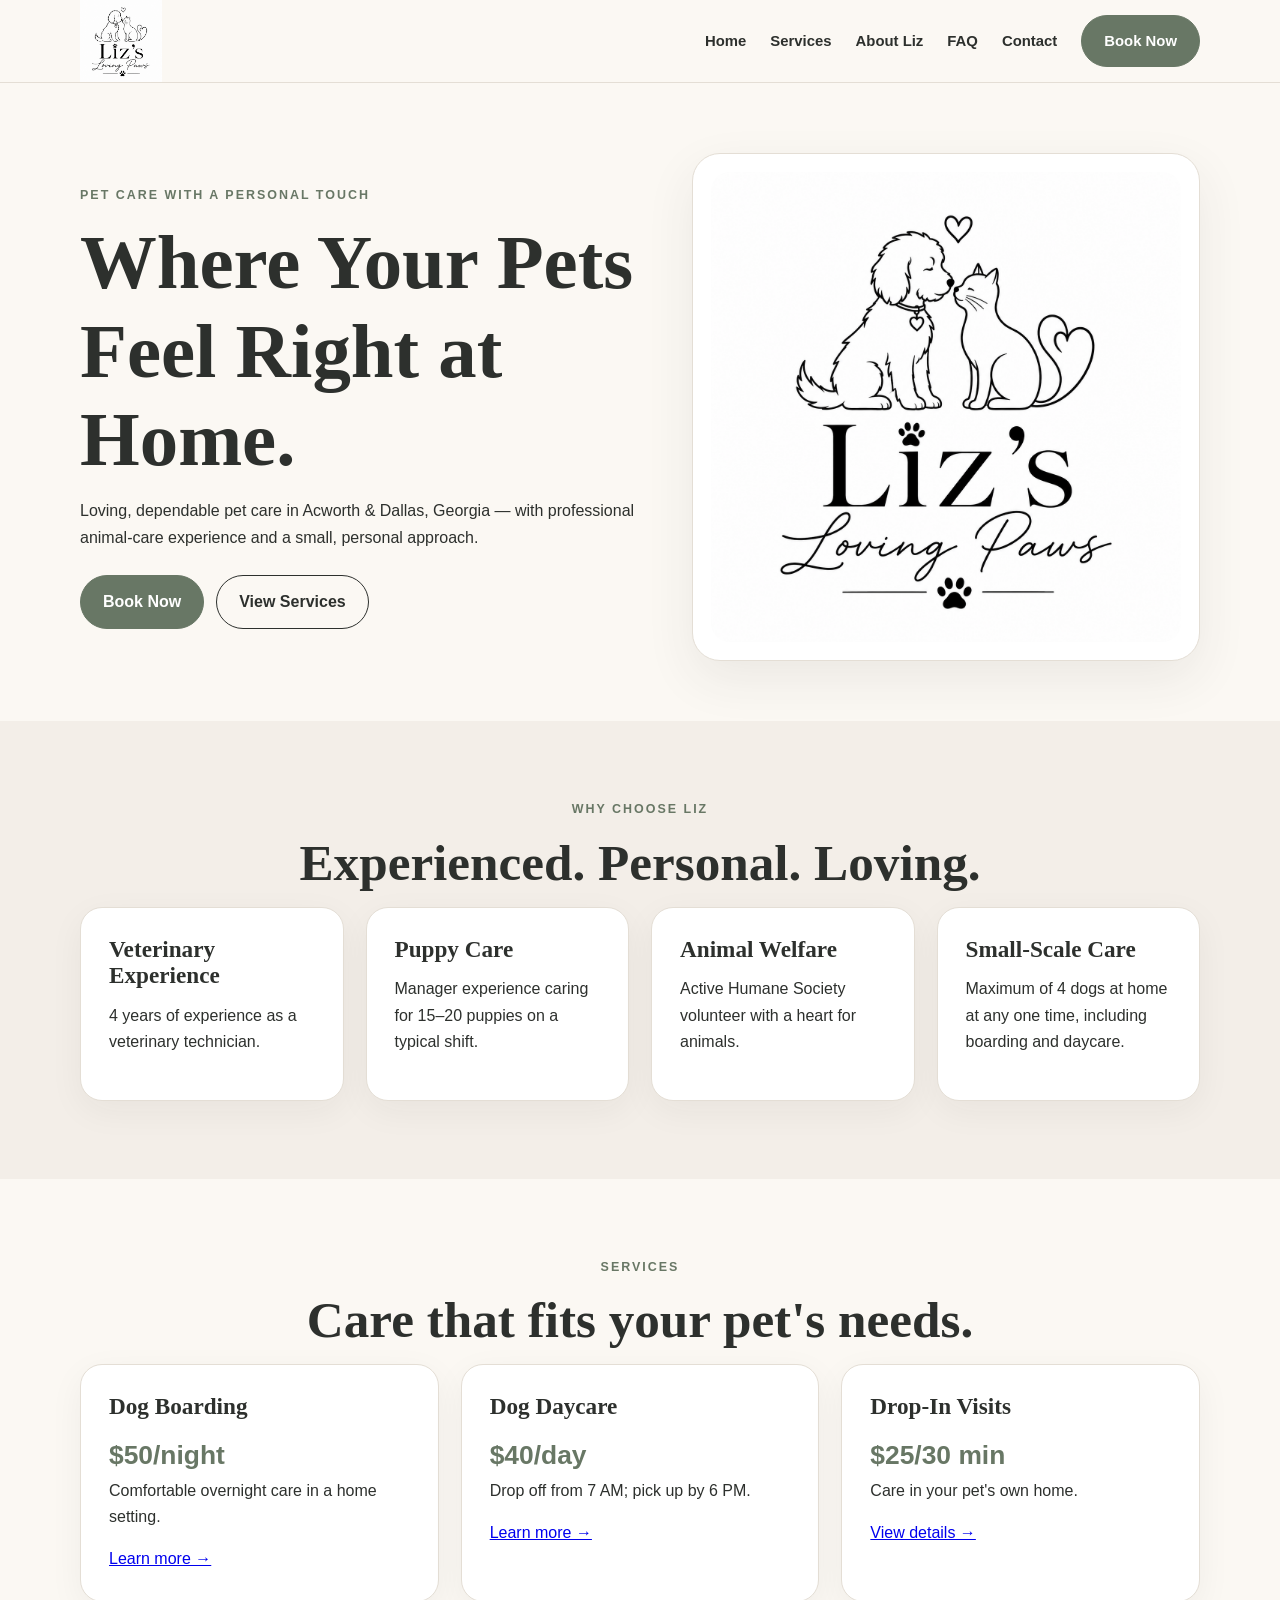
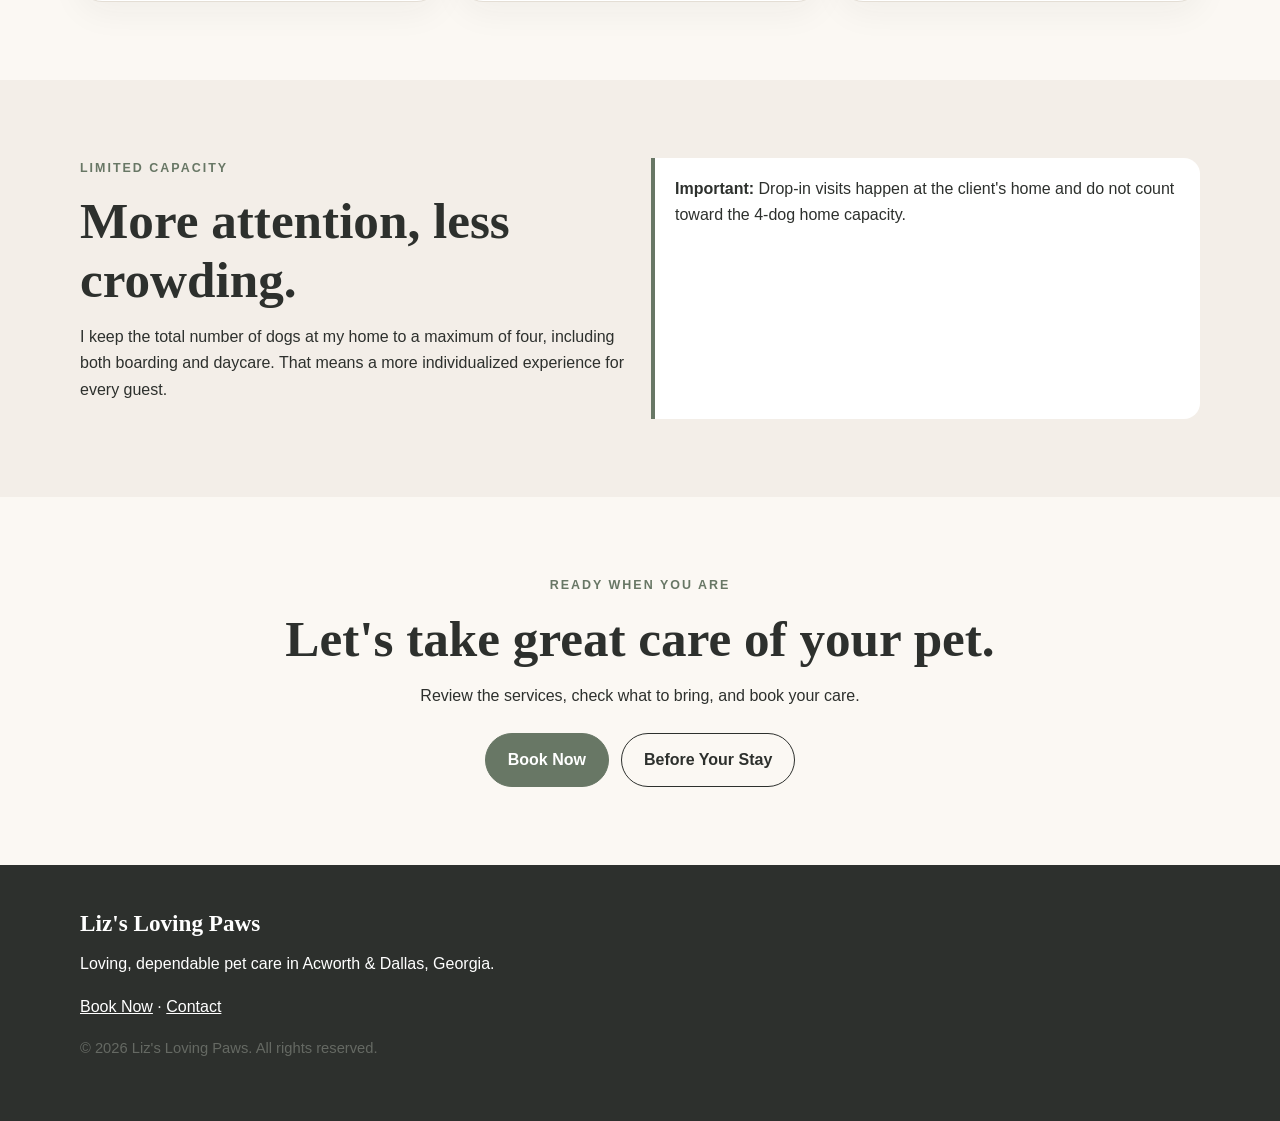
<file: index.html>
<!doctype html>
<html lang="en"><head><meta charset="utf-8"><meta name="viewport" content="width=device-width,initial-scale=1">
<title>Home | Liz's Loving Paws</title><meta name="description" content="Loving, dependable pet care in Acworth & Dallas, Georgia.">
<link rel="stylesheet" href="styles.css"></head><body>
<header><div class="container nav"><a class="brand" href="index.html"><img src="assets/logo.png" alt="Liz's Loving Paws logo"></a>
<nav><a href="index.html">Home</a><a href="services.html">Services</a><a href="about.html">About Liz</a><a href="faq.html">FAQ</a><a href="contact.html">Contact</a><a class="btn" href="book.html">Book Now</a></nav></div></header>

<main><section class="hero"><div class="container hero-grid"><div>
<div class="kicker">Pet care with a personal touch</div><h1>Where Your Pets Feel Right at Home.</h1>
<p>Loving, dependable pet care in Acworth & Dallas, Georgia — with professional animal-care experience and a small, personal approach.</p>
<div class="actions"><a class="btn" href="book.html">Book Now</a><a class="btn secondary" href="services.html">View Services</a></div>
</div><div class="hero-card"><img src="assets/logo.png" alt="Liz's Loving Paws dog and cat logo"></div></div></section>
<section class="section soft"><div class="container"><div class="center"><div class="kicker">Why choose Liz</div><h2>Experienced. Personal. Loving.</h2></div>
<div class="grid-4"><div class="card"><h3>Veterinary Experience</h3><p>4 years of experience as a veterinary technician.</p></div><div class="card"><h3>Puppy Care</h3><p>Manager experience caring for 15–20 puppies on a typical shift.</p></div><div class="card"><h3>Animal Welfare</h3><p>Active Humane Society volunteer with a heart for animals.</p></div><div class="card"><h3>Small-Scale Care</h3><p>Maximum of 4 dogs at home at any one time, including boarding and daycare.</p></div></div></div></section>
<section class="section"><div class="container"><div class="center"><div class="kicker">Services</div><h2>Care that fits your pet's needs.</h2></div>
<div class="grid-3"><div class="card"><h3>Dog Boarding</h3><div class="price">$50/night</div><p>Comfortable overnight care in a home setting.</p><a href="boarding.html">Learn more →</a></div>
<div class="card"><h3>Dog Daycare</h3><div class="price">$40/day</div><p>Drop off from 7 AM; pick up by 6 PM.</p><a href="daycare.html">Learn more →</a></div>
<div class="card"><h3>Drop-In Visits</h3><div class="price">$25/30 min</div><p>Care in your pet's own home.</p><a href="services.html">View details →</a></div></div></div></section>
<section class="section soft"><div class="container grid-2"><div><div class="kicker">Limited capacity</div><h2>More attention, less crowding.</h2><p>I keep the total number of dogs at my home to a maximum of four, including both boarding and daycare. That means a more individualized experience for every guest.</p></div>
<div class="notice"><strong>Important:</strong> Drop-in visits happen at the client's home and do not count toward the 4-dog home capacity.</div></div></section>
<section class="section center"><div class="container"><div class="kicker">Ready when you are</div><h2>Let's take great care of your pet.</h2><p>Review the services, check what to bring, and book your care.</p><div class="actions" style="justify-content:center"><a class="btn" href="book.html">Book Now</a><a class="btn secondary" href="before-your-stay.html">Before Your Stay</a></div></div></section>
</main>
<footer><div class="container"><h3>Liz's Loving Paws</h3><p>Loving, dependable pet care in Acworth & Dallas, Georgia.</p><p><a href="book.html">Book Now</a> · <a href="contact.html">Contact</a></p><p class="small">© 2026 Liz's Loving Paws. All rights reserved.</p></div></footer>
</body></html>
</file>
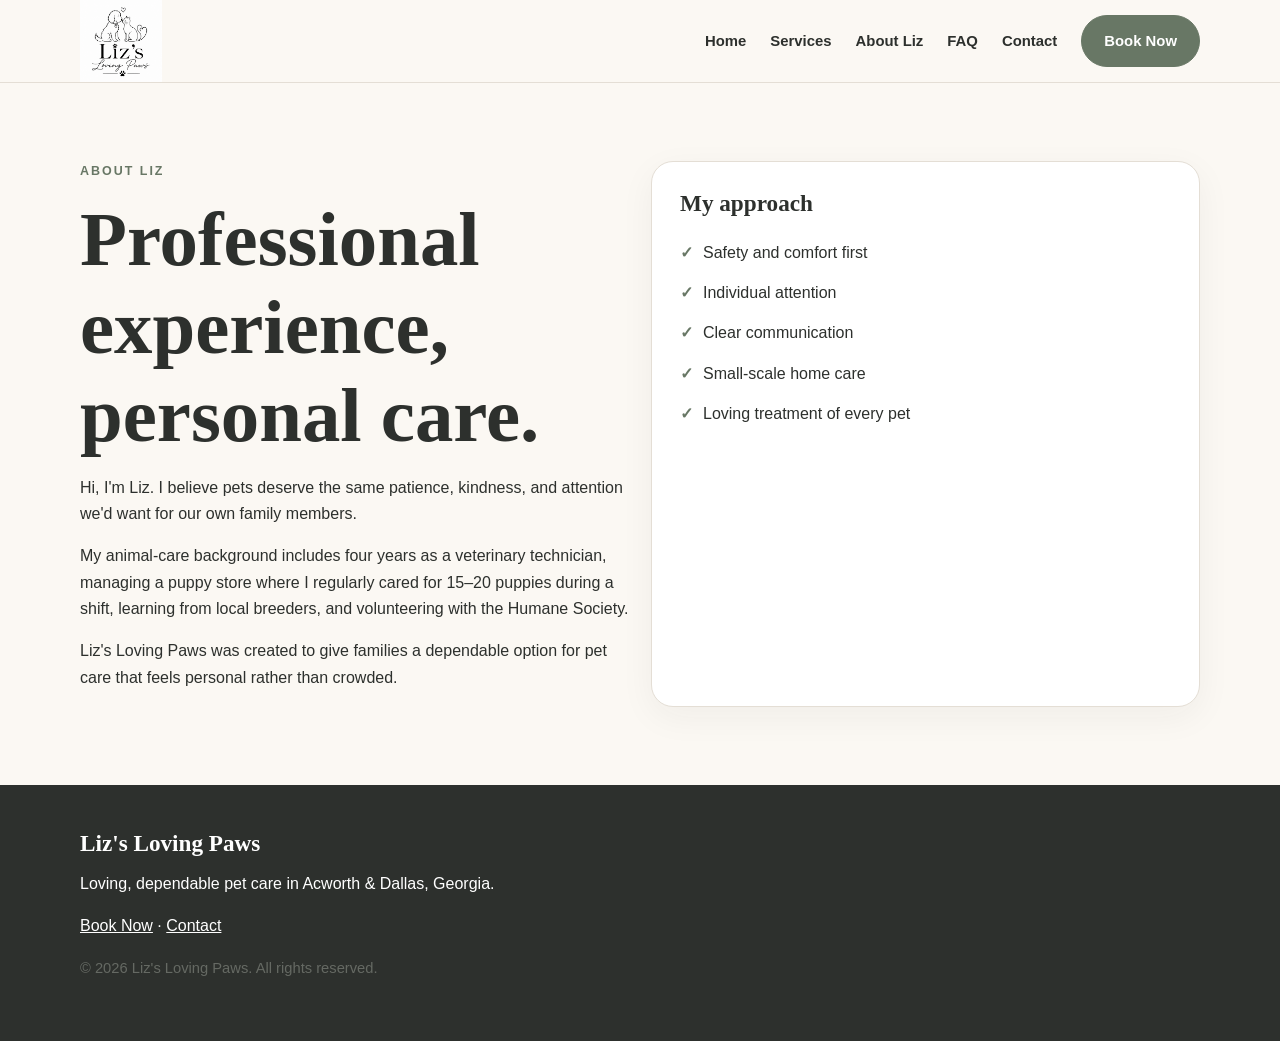
<file: about.html>
<!doctype html>
<html lang="en"><head><meta charset="utf-8"><meta name="viewport" content="width=device-width,initial-scale=1">
<title>About Liz | Liz's Loving Paws</title><meta name="description" content="Loving, dependable pet care in Acworth & Dallas, Georgia.">
<link rel="stylesheet" href="styles.css"></head><body>
<header><div class="container nav"><a class="brand" href="index.html"><img src="assets/logo.png" alt="Liz's Loving Paws logo"></a>
<nav><a href="index.html">Home</a><a href="services.html">Services</a><a href="about.html">About Liz</a><a href="faq.html">FAQ</a><a href="contact.html">Contact</a><a class="btn" href="book.html">Book Now</a></nav></div></header>

<main><section class="section"><div class="container grid-2"><div><div class="kicker">About Liz</div><h1>Professional experience, personal care.</h1>
<p>Hi, I'm Liz. I believe pets deserve the same patience, kindness, and attention we'd want for our own family members.</p>
<p>My animal-care background includes four years as a veterinary technician, managing a puppy store where I regularly cared for 15–20 puppies during a shift, learning from local breeders, and volunteering with the Humane Society.</p>
<p>Liz's Loving Paws was created to give families a dependable option for pet care that feels personal rather than crowded.</p></div>
<div class="card"><h3>My approach</h3><ul class="check"><li>Safety and comfort first</li><li>Individual attention</li><li>Clear communication</li><li>Small-scale home care</li><li>Loving treatment of every pet</li></ul></div></div></section></main>
<footer><div class="container"><h3>Liz's Loving Paws</h3><p>Loving, dependable pet care in Acworth & Dallas, Georgia.</p><p><a href="book.html">Book Now</a> · <a href="contact.html">Contact</a></p><p class="small">© 2026 Liz's Loving Paws. All rights reserved.</p></div></footer>
</body></html>
</file>
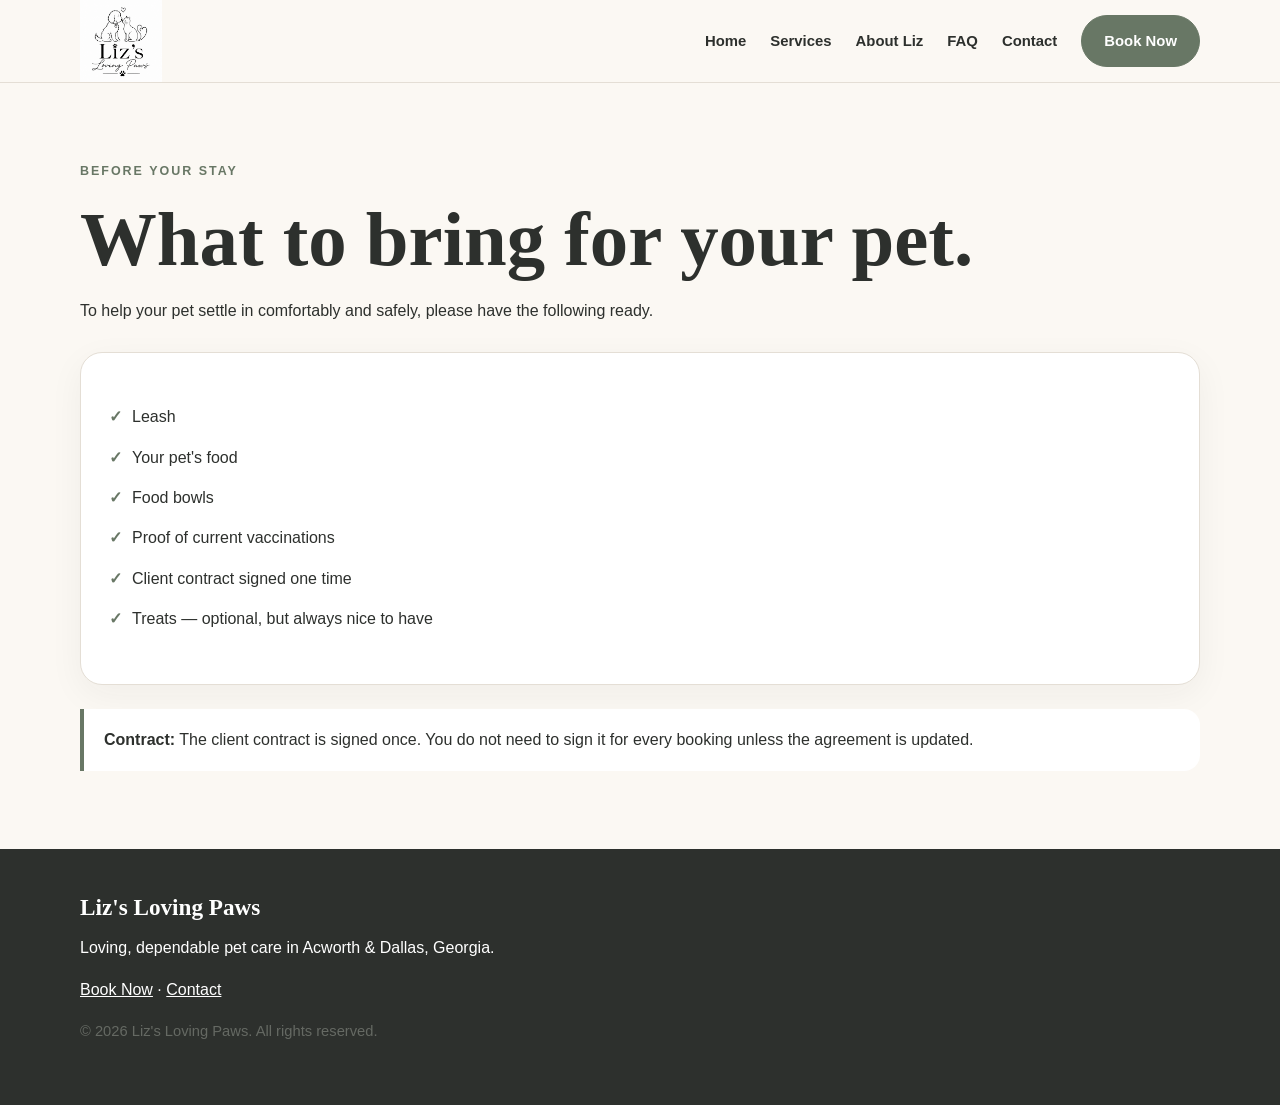
<file: before-your-stay.html>
<!doctype html>
<html lang="en"><head><meta charset="utf-8"><meta name="viewport" content="width=device-width,initial-scale=1">
<title>Before Your Stay | Liz's Loving Paws</title><meta name="description" content="Loving, dependable pet care in Acworth & Dallas, Georgia.">
<link rel="stylesheet" href="styles.css"></head><body>
<header><div class="container nav"><a class="brand" href="index.html"><img src="assets/logo.png" alt="Liz's Loving Paws logo"></a>
<nav><a href="index.html">Home</a><a href="services.html">Services</a><a href="about.html">About Liz</a><a href="faq.html">FAQ</a><a href="contact.html">Contact</a><a class="btn" href="book.html">Book Now</a></nav></div></header>

<main><section class="section"><div class="container"><div class="kicker">Before your stay</div><h1>What to bring for your pet.</h1><p>To help your pet settle in comfortably and safely, please have the following ready.</p>
<div class="card" style="margin-top:28px"><ul class="check"><li>Leash</li><li>Your pet's food</li><li>Food bowls</li><li>Proof of current vaccinations</li><li>Client contract signed one time</li><li>Treats — optional, but always nice to have</li></ul></div>
<div class="notice" style="margin-top:24px"><strong>Contract:</strong> The client contract is signed once. You do not need to sign it for every booking unless the agreement is updated.</div>
</div></section></main>
<footer><div class="container"><h3>Liz's Loving Paws</h3><p>Loving, dependable pet care in Acworth & Dallas, Georgia.</p><p><a href="book.html">Book Now</a> · <a href="contact.html">Contact</a></p><p class="small">© 2026 Liz's Loving Paws. All rights reserved.</p></div></footer>
</body></html>
</file>
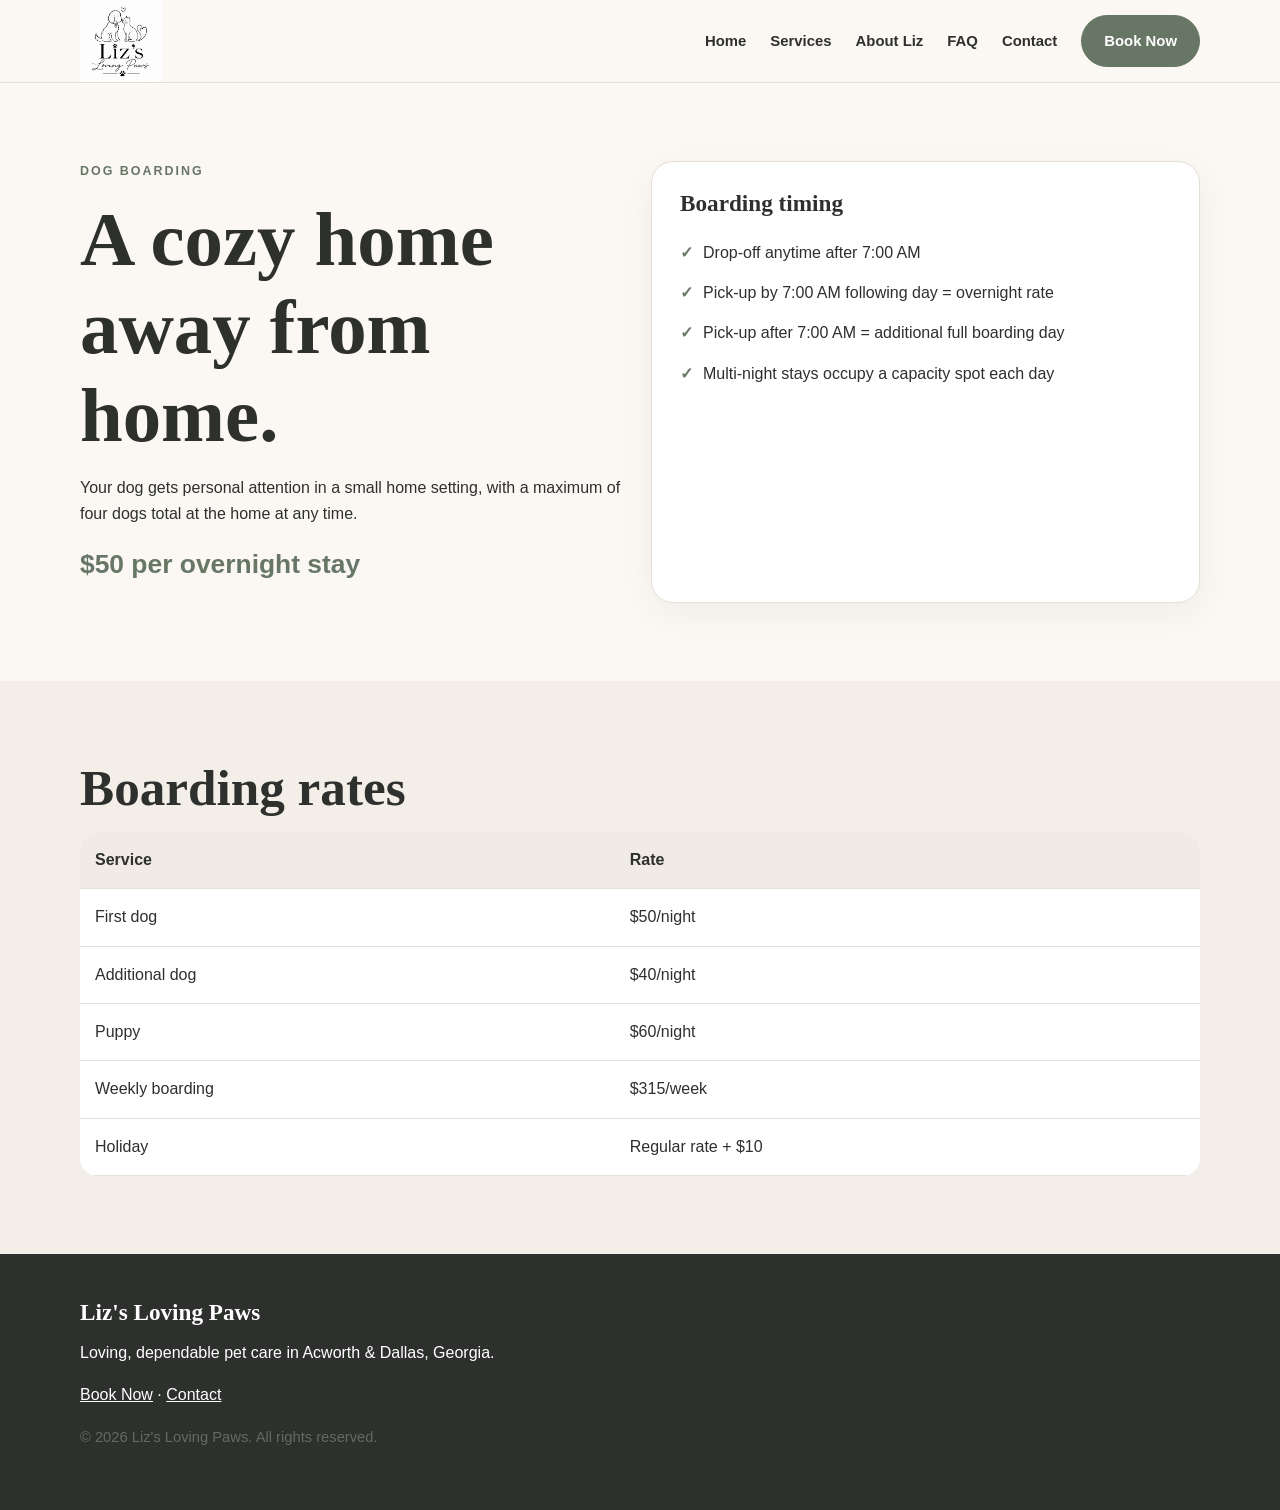
<file: boarding.html>
<!doctype html>
<html lang="en"><head><meta charset="utf-8"><meta name="viewport" content="width=device-width,initial-scale=1">
<title>Dog Boarding | Liz's Loving Paws</title><meta name="description" content="Loving, dependable pet care in Acworth & Dallas, Georgia.">
<link rel="stylesheet" href="styles.css"></head><body>
<header><div class="container nav"><a class="brand" href="index.html"><img src="assets/logo.png" alt="Liz's Loving Paws logo"></a>
<nav><a href="index.html">Home</a><a href="services.html">Services</a><a href="about.html">About Liz</a><a href="faq.html">FAQ</a><a href="contact.html">Contact</a><a class="btn" href="book.html">Book Now</a></nav></div></header>

<main><section class="section"><div class="container grid-2"><div><div class="kicker">Dog boarding</div><h1>A cozy home away from home.</h1><p>Your dog gets personal attention in a small home setting, with a maximum of four dogs total at the home at any time.</p><p class="price">$50 per overnight stay</p></div>
<div class="card"><h3>Boarding timing</h3><ul class="check"><li>Drop-off anytime after 7:00 AM</li><li>Pick-up by 7:00 AM following day = overnight rate</li><li>Pick-up after 7:00 AM = additional full boarding day</li><li>Multi-night stays occupy a capacity spot each day</li></ul></div></div></section>
<section class="section soft"><div class="container"><h2>Boarding rates</h2><table><tr><th>Service</th><th>Rate</th></tr><tr><td>First dog</td><td>$50/night</td></tr><tr><td>Additional dog</td><td>$40/night</td></tr><tr><td>Puppy</td><td>$60/night</td></tr><tr><td>Weekly boarding</td><td>$315/week</td></tr><tr><td>Holiday</td><td>Regular rate + $10</td></tr></table></div></section></main>
<footer><div class="container"><h3>Liz's Loving Paws</h3><p>Loving, dependable pet care in Acworth & Dallas, Georgia.</p><p><a href="book.html">Book Now</a> · <a href="contact.html">Contact</a></p><p class="small">© 2026 Liz's Loving Paws. All rights reserved.</p></div></footer>
</body></html>
</file>
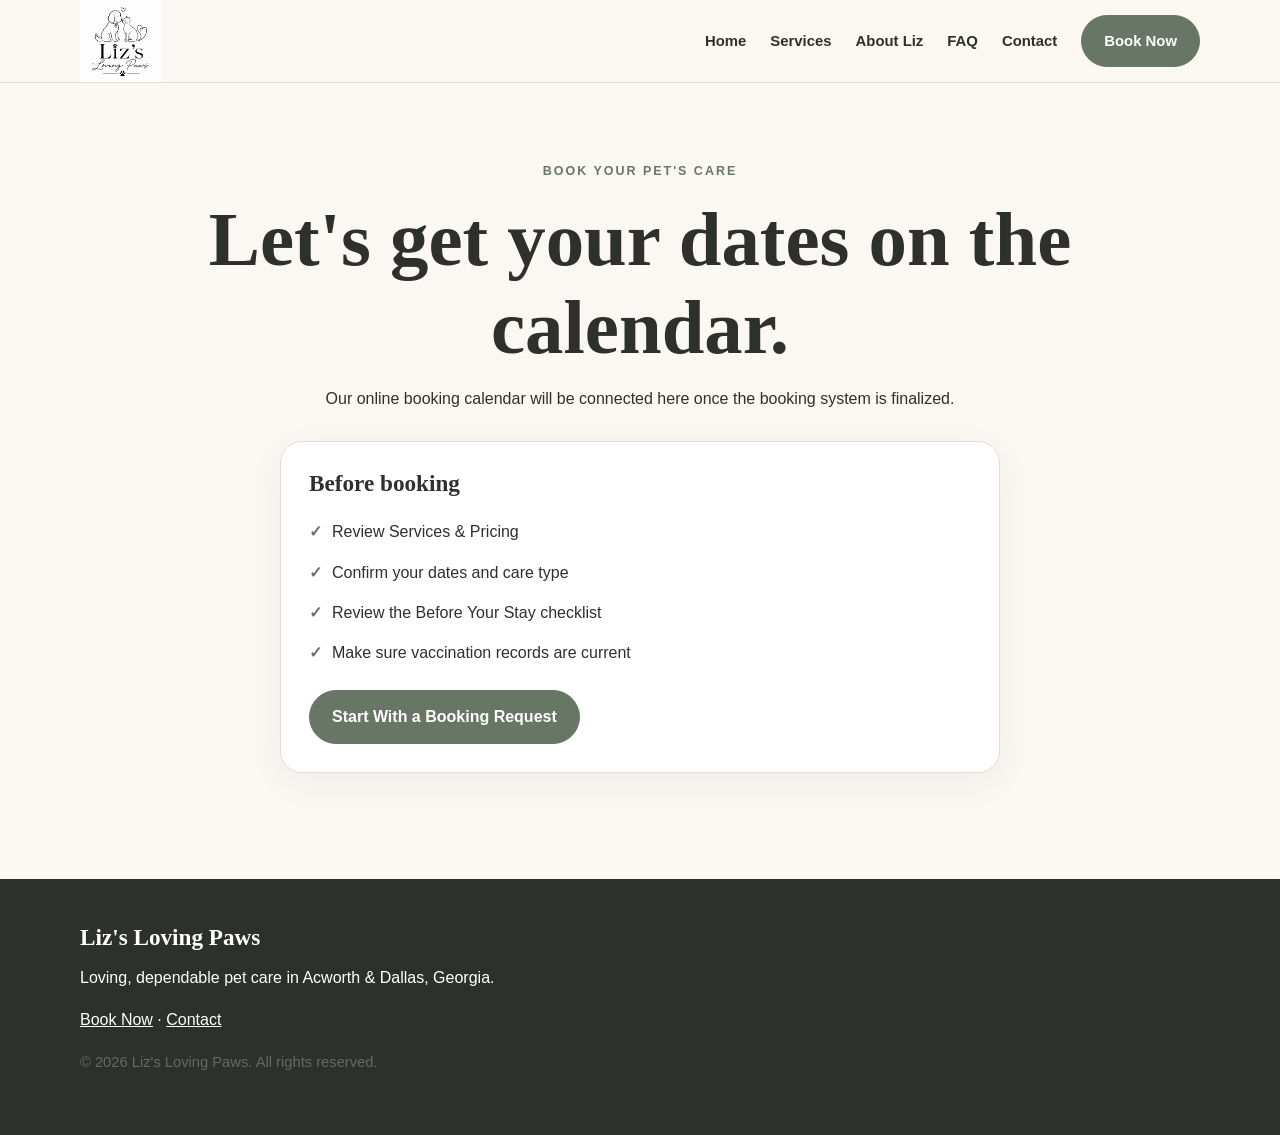
<file: book.html>
<!doctype html>
<html lang="en"><head><meta charset="utf-8"><meta name="viewport" content="width=device-width,initial-scale=1">
<title>Book Now | Liz's Loving Paws</title><meta name="description" content="Loving, dependable pet care in Acworth & Dallas, Georgia.">
<link rel="stylesheet" href="styles.css"></head><body>
<header><div class="container nav"><a class="brand" href="index.html"><img src="assets/logo.png" alt="Liz's Loving Paws logo"></a>
<nav><a href="index.html">Home</a><a href="services.html">Services</a><a href="about.html">About Liz</a><a href="faq.html">FAQ</a><a href="contact.html">Contact</a><a class="btn" href="book.html">Book Now</a></nav></div></header>

<main><section class="section"><div class="container center"><div class="kicker">Book your pet's care</div><h1>Let's get your dates on the calendar.</h1><p>Our online booking calendar will be connected here once the booking system is finalized.</p>
<div class="card" style="max-width:720px;margin:28px auto;text-align:left"><h3>Before booking</h3><ul class="check"><li>Review Services & Pricing</li><li>Confirm your dates and care type</li><li>Review the Before Your Stay checklist</li><li>Make sure vaccination records are current</li></ul><a class="btn" href="contact.html">Start With a Booking Request</a></div>
</div></section></main>
<footer><div class="container"><h3>Liz's Loving Paws</h3><p>Loving, dependable pet care in Acworth & Dallas, Georgia.</p><p><a href="book.html">Book Now</a> · <a href="contact.html">Contact</a></p><p class="small">© 2026 Liz's Loving Paws. All rights reserved.</p></div></footer>
</body></html>
</file>
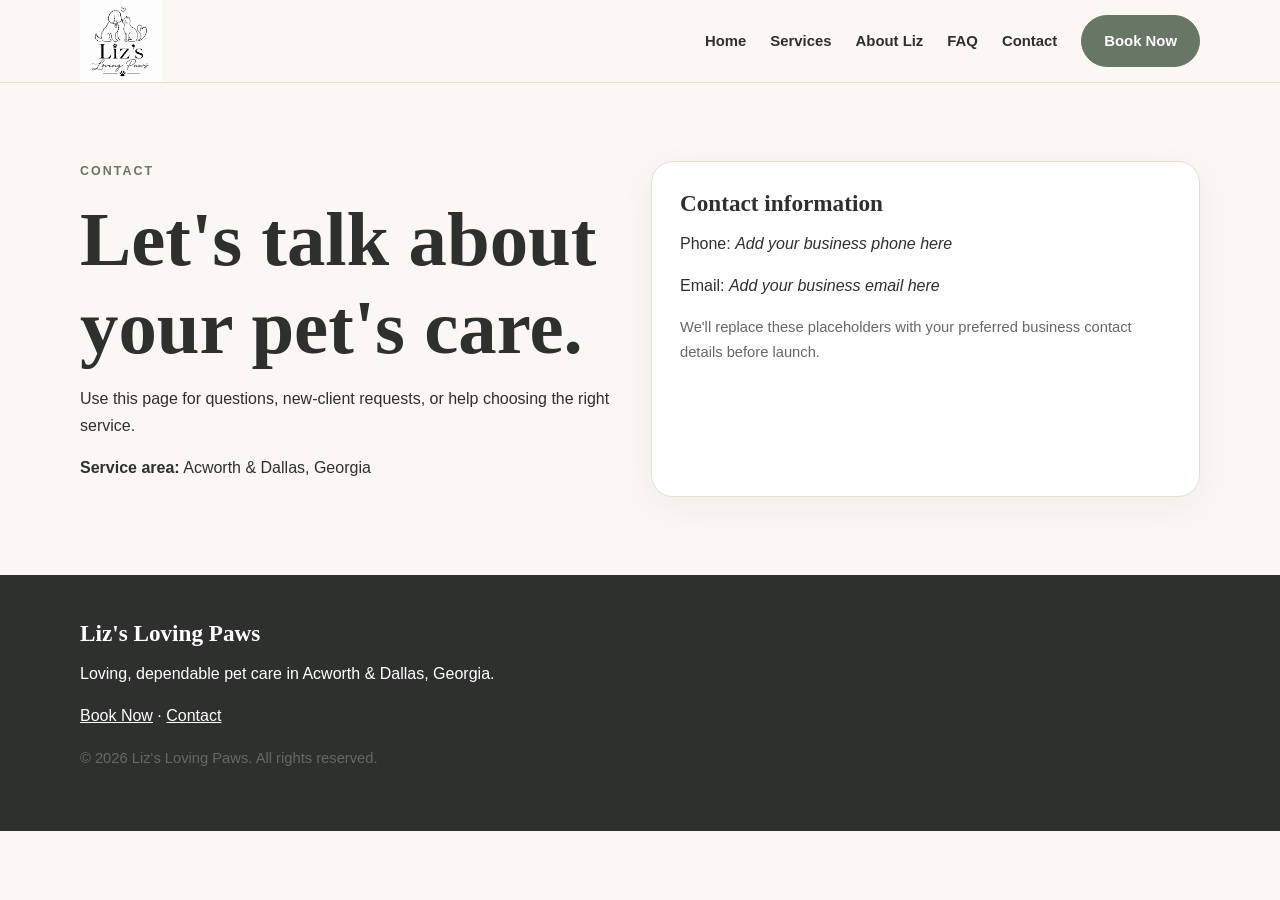
<file: contact.html>
<!doctype html>
<html lang="en"><head><meta charset="utf-8"><meta name="viewport" content="width=device-width,initial-scale=1">
<title>Contact | Liz's Loving Paws</title><meta name="description" content="Loving, dependable pet care in Acworth & Dallas, Georgia.">
<link rel="stylesheet" href="styles.css"></head><body>
<header><div class="container nav"><a class="brand" href="index.html"><img src="assets/logo.png" alt="Liz's Loving Paws logo"></a>
<nav><a href="index.html">Home</a><a href="services.html">Services</a><a href="about.html">About Liz</a><a href="faq.html">FAQ</a><a href="contact.html">Contact</a><a class="btn" href="book.html">Book Now</a></nav></div></header>

<main><section class="section"><div class="container grid-2"><div><div class="kicker">Contact</div><h1>Let's talk about your pet's care.</h1><p>Use this page for questions, new-client requests, or help choosing the right service.</p><p><strong>Service area:</strong> Acworth & Dallas, Georgia</p></div>
<div class="card"><h3>Contact information</h3><p>Phone: <em>Add your business phone here</em></p><p>Email: <em>Add your business email here</em></p><p class="small">We'll replace these placeholders with your preferred business contact details before launch.</p></div></div></section></main>
<footer><div class="container"><h3>Liz's Loving Paws</h3><p>Loving, dependable pet care in Acworth & Dallas, Georgia.</p><p><a href="book.html">Book Now</a> · <a href="contact.html">Contact</a></p><p class="small">© 2026 Liz's Loving Paws. All rights reserved.</p></div></footer>
</body></html>
</file>
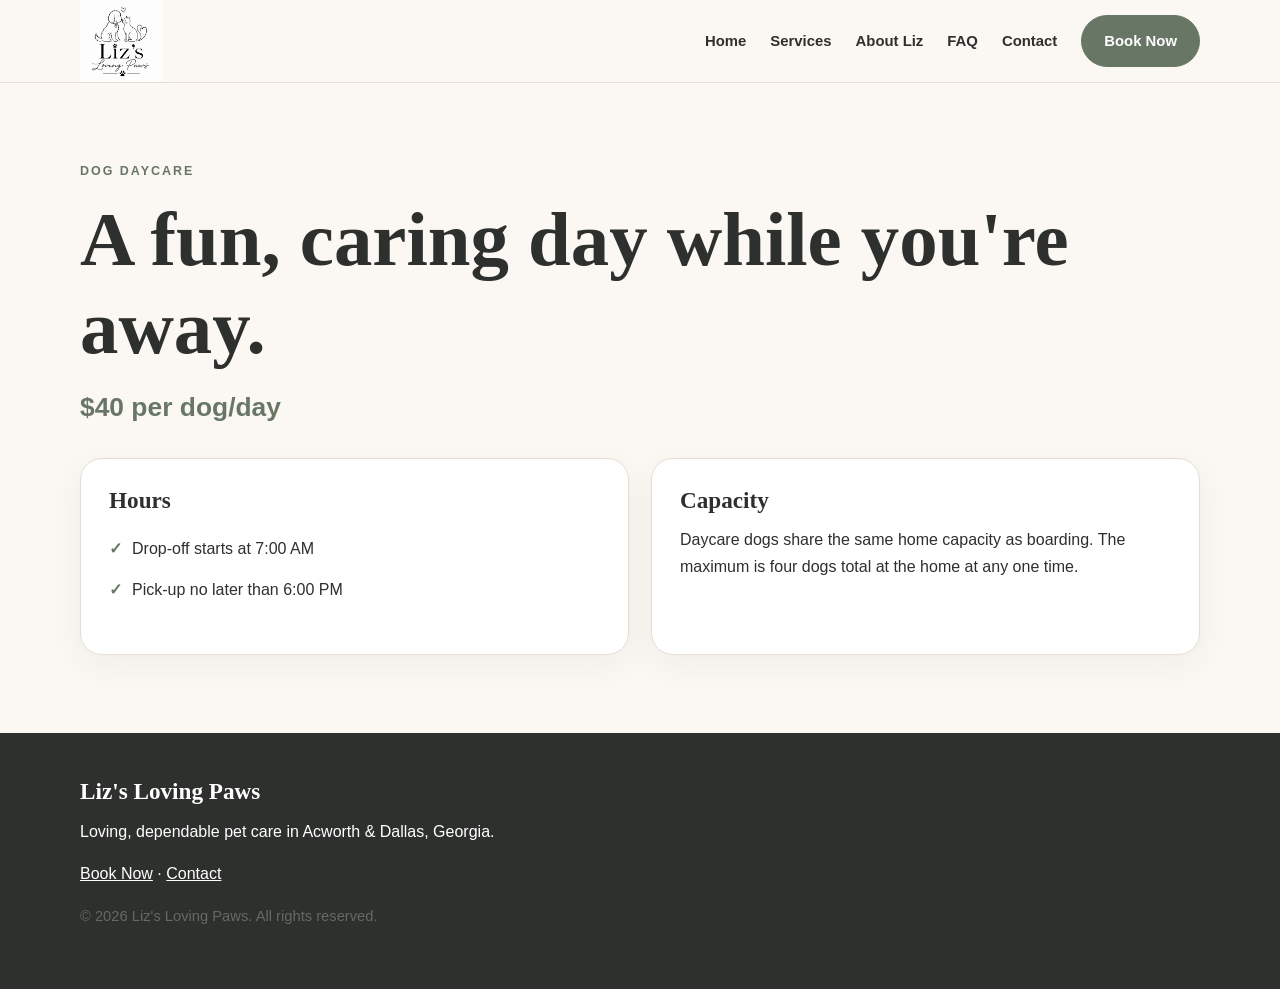
<file: daycare.html>
<!doctype html>
<html lang="en"><head><meta charset="utf-8"><meta name="viewport" content="width=device-width,initial-scale=1">
<title>Dog Daycare | Liz's Loving Paws</title><meta name="description" content="Loving, dependable pet care in Acworth & Dallas, Georgia.">
<link rel="stylesheet" href="styles.css"></head><body>
<header><div class="container nav"><a class="brand" href="index.html"><img src="assets/logo.png" alt="Liz's Loving Paws logo"></a>
<nav><a href="index.html">Home</a><a href="services.html">Services</a><a href="about.html">About Liz</a><a href="faq.html">FAQ</a><a href="contact.html">Contact</a><a class="btn" href="book.html">Book Now</a></nav></div></header>

<main><section class="section"><div class="container"><div class="kicker">Dog daycare</div><h1>A fun, caring day while you're away.</h1><p class="price">$40 per dog/day</p><div class="grid-2" style="margin-top:28px"><div class="card"><h3>Hours</h3><ul class="check"><li>Drop-off starts at 7:00 AM</li><li>Pick-up no later than 6:00 PM</li></ul></div><div class="card"><h3>Capacity</h3><p>Daycare dogs share the same home capacity as boarding. The maximum is four dogs total at the home at any one time.</p></div></div></div></section></main>
<footer><div class="container"><h3>Liz's Loving Paws</h3><p>Loving, dependable pet care in Acworth & Dallas, Georgia.</p><p><a href="book.html">Book Now</a> · <a href="contact.html">Contact</a></p><p class="small">© 2026 Liz's Loving Paws. All rights reserved.</p></div></footer>
</body></html>
</file>
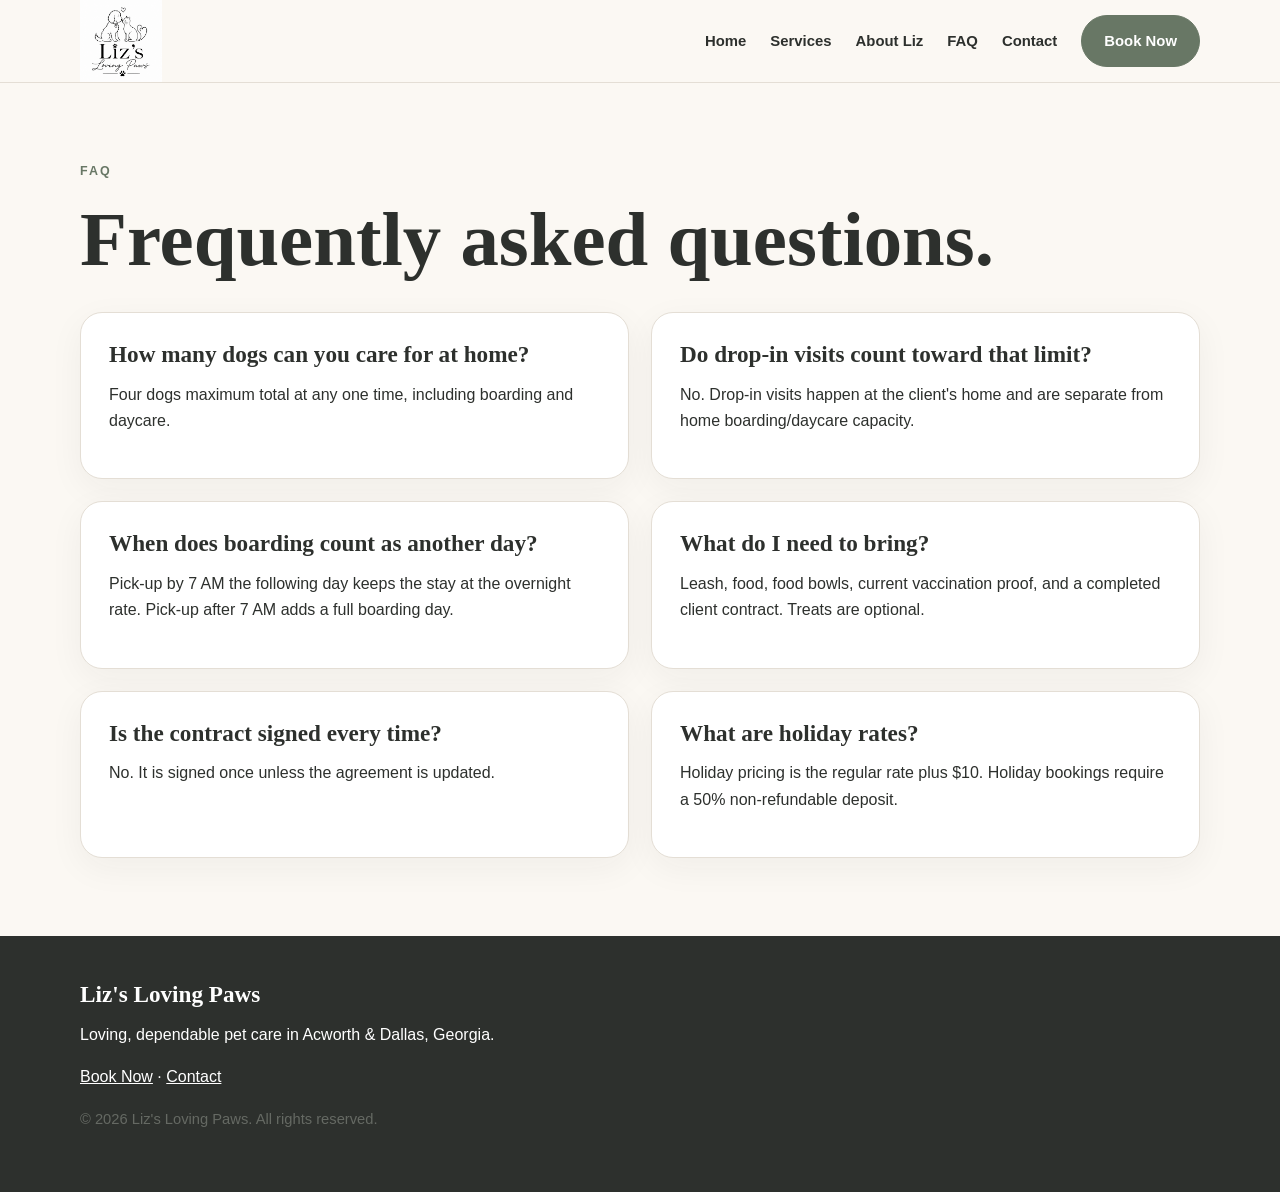
<file: faq.html>
<!doctype html>
<html lang="en"><head><meta charset="utf-8"><meta name="viewport" content="width=device-width,initial-scale=1">
<title>FAQ | Liz's Loving Paws</title><meta name="description" content="Loving, dependable pet care in Acworth & Dallas, Georgia.">
<link rel="stylesheet" href="styles.css"></head><body>
<header><div class="container nav"><a class="brand" href="index.html"><img src="assets/logo.png" alt="Liz's Loving Paws logo"></a>
<nav><a href="index.html">Home</a><a href="services.html">Services</a><a href="about.html">About Liz</a><a href="faq.html">FAQ</a><a href="contact.html">Contact</a><a class="btn" href="book.html">Book Now</a></nav></div></header>

<main><section class="section"><div class="container"><div class="kicker">FAQ</div><h1>Frequently asked questions.</h1>
<div class="grid-2" style="margin-top:28px">
<div class="card"><h3>How many dogs can you care for at home?</h3><p>Four dogs maximum total at any one time, including boarding and daycare.</p></div>
<div class="card"><h3>Do drop-in visits count toward that limit?</h3><p>No. Drop-in visits happen at the client's home and are separate from home boarding/daycare capacity.</p></div>
<div class="card"><h3>When does boarding count as another day?</h3><p>Pick-up by 7 AM the following day keeps the stay at the overnight rate. Pick-up after 7 AM adds a full boarding day.</p></div>
<div class="card"><h3>What do I need to bring?</h3><p>Leash, food, food bowls, current vaccination proof, and a completed client contract. Treats are optional.</p></div>
<div class="card"><h3>Is the contract signed every time?</h3><p>No. It is signed once unless the agreement is updated.</p></div>
<div class="card"><h3>What are holiday rates?</h3><p>Holiday pricing is the regular rate plus $10. Holiday bookings require a 50% non-refundable deposit.</p></div>
</div></div></section></main>
<footer><div class="container"><h3>Liz's Loving Paws</h3><p>Loving, dependable pet care in Acworth & Dallas, Georgia.</p><p><a href="book.html">Book Now</a> · <a href="contact.html">Contact</a></p><p class="small">© 2026 Liz's Loving Paws. All rights reserved.</p></div></footer>
</body></html>
</file>
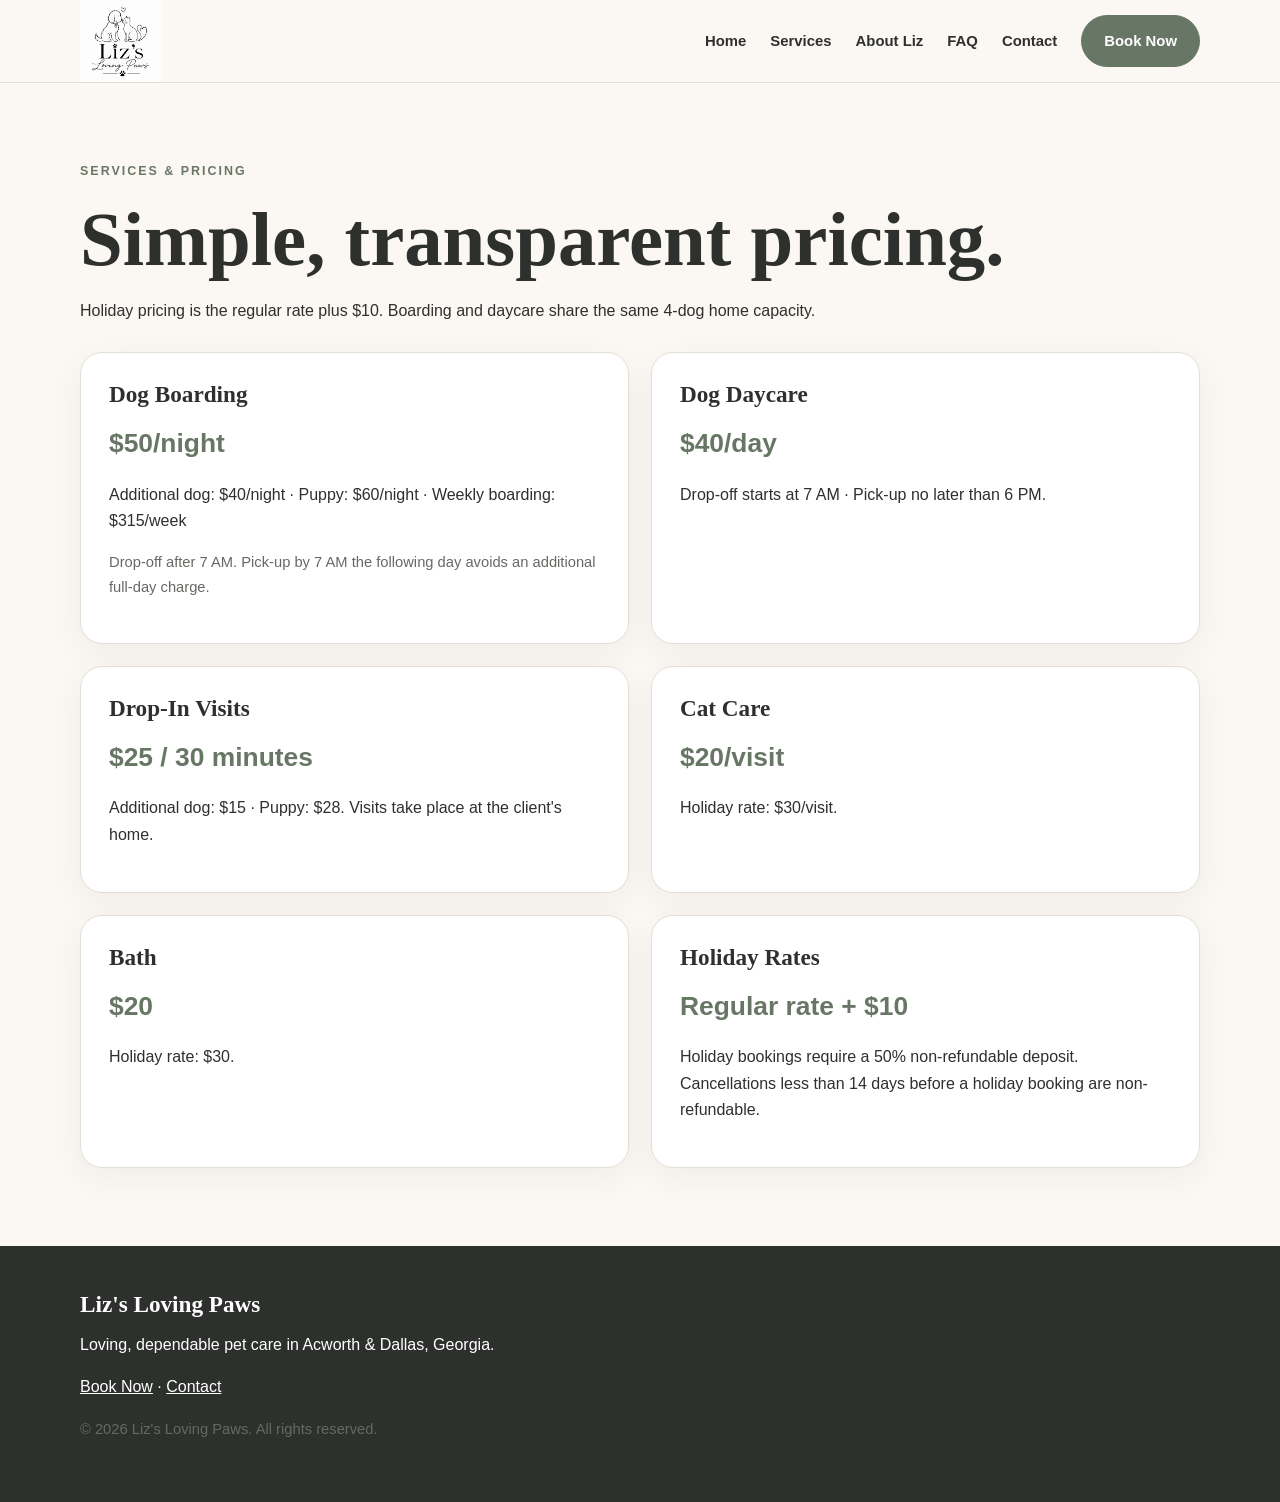
<file: services.html>
<!doctype html>
<html lang="en"><head><meta charset="utf-8"><meta name="viewport" content="width=device-width,initial-scale=1">
<title>Services & Pricing | Liz's Loving Paws</title><meta name="description" content="Loving, dependable pet care in Acworth & Dallas, Georgia.">
<link rel="stylesheet" href="styles.css"></head><body>
<header><div class="container nav"><a class="brand" href="index.html"><img src="assets/logo.png" alt="Liz's Loving Paws logo"></a>
<nav><a href="index.html">Home</a><a href="services.html">Services</a><a href="about.html">About Liz</a><a href="faq.html">FAQ</a><a href="contact.html">Contact</a><a class="btn" href="book.html">Book Now</a></nav></div></header>

<main><section class="section"><div class="container"><div class="kicker">Services & pricing</div><h1>Simple, transparent pricing.</h1><p>Holiday pricing is the regular rate plus $10. Boarding and daycare share the same 4-dog home capacity.</p>
<div class="grid-2" style="margin-top:28px">
<div class="card"><h3>Dog Boarding</h3><p class="price">$50/night</p><p>Additional dog: $40/night · Puppy: $60/night · Weekly boarding: $315/week</p><p class="small">Drop-off after 7 AM. Pick-up by 7 AM the following day avoids an additional full-day charge.</p></div>
<div class="card"><h3>Dog Daycare</h3><p class="price">$40/day</p><p>Drop-off starts at 7 AM · Pick-up no later than 6 PM.</p></div>
<div class="card"><h3>Drop-In Visits</h3><p class="price">$25 / 30 minutes</p><p>Additional dog: $15 · Puppy: $28. Visits take place at the client's home.</p></div>
<div class="card"><h3>Cat Care</h3><p class="price">$20/visit</p><p>Holiday rate: $30/visit.</p></div>
<div class="card"><h3>Bath</h3><p class="price">$20</p><p>Holiday rate: $30.</p></div>
<div class="card"><h3>Holiday Rates</h3><p class="price">Regular rate + $10</p><p>Holiday bookings require a 50% non-refundable deposit. Cancellations less than 14 days before a holiday booking are non-refundable.</p></div>
</div></div></section></main>
<footer><div class="container"><h3>Liz's Loving Paws</h3><p>Loving, dependable pet care in Acworth & Dallas, Georgia.</p><p><a href="book.html">Book Now</a> · <a href="contact.html">Contact</a></p><p class="small">© 2026 Liz's Loving Paws. All rights reserved.</p></div></footer>
</body></html>
</file>
<file: styles.css>
:root{
  --cream:#fbf8f3; --sage:#aab8a4; --sage-dark:#687765; --blush:#ead2cf;
  --charcoal:#2d302d; --white:#fff; --gold:#b79b67; --line:#e4ded5;
}
*{box-sizing:border-box} html{scroll-behavior:smooth}
body{margin:0;background:var(--cream);color:var(--charcoal);font-family:Arial,Helvetica,sans-serif;line-height:1.65}
h1,h2,h3{font-family:Georgia,"Times New Roman",serif;line-height:1.15;margin:0 0 14px}
h1{font-size:clamp(2.5rem,6vw,5rem)} h2{font-size:clamp(2rem,4vw,3.2rem)} h3{font-size:1.45rem}
p{margin:0 0 16px}.container{width:min(1120px,92%);margin:auto}
header{position:sticky;top:0;z-index:20;background:rgba(251,248,243,.96);backdrop-filter:blur(10px);border-bottom:1px solid var(--line)}
.nav{min-height:78px;display:flex;align-items:center;justify-content:space-between;gap:20px}
.brand img{width:82px;height:82px;object-fit:contain;display:block}
nav{display:flex;gap:24px;align-items:center;flex-wrap:wrap}
nav a{color:var(--charcoal);text-decoration:none;font-weight:700;font-size:.93rem}
nav a:hover{text-decoration:underline}
.btn{display:inline-block;padding:13px 22px;border-radius:999px;background:var(--sage-dark);color:#fff;text-decoration:none;font-weight:700;border:1px solid var(--sage-dark)}
.btn.secondary{background:transparent;color:var(--charcoal);border-color:var(--charcoal)}
.hero{padding:70px 0 60px}.hero-grid{display:grid;grid-template-columns:1.05fr .95fr;gap:50px;align-items:center}
.kicker{text-transform:uppercase;letter-spacing:.16em;font-size:.78rem;font-weight:800;color:var(--sage-dark);margin-bottom:14px}
.hero-card{background:#fff;border:1px solid var(--line);border-radius:28px;padding:18px;box-shadow:0 18px 50px rgba(45,48,45,.08)}
.hero-card img{width:100%;display:block;border-radius:20px}
.actions{display:flex;gap:12px;flex-wrap:wrap;margin-top:24px}
.section{padding:78px 0}.soft{background:#f3eee8}.center{text-align:center}
.grid-4,.grid-3,.grid-2{display:grid;gap:22px}.grid-4{grid-template-columns:repeat(4,1fr)}.grid-3{grid-template-columns:repeat(3,1fr)}.grid-2{grid-template-columns:repeat(2,1fr)}
.card{background:#fff;border:1px solid var(--line);border-radius:22px;padding:28px;box-shadow:0 10px 35px rgba(45,48,45,.05)}
.price{font-size:1.65rem;font-weight:800;color:var(--sage-dark)}
.small{font-size:.92rem;color:#656963}.notice{border-left:4px solid var(--sage-dark);padding:18px 20px;background:#fff;border-radius:0 16px 16px 0}
ul.check{padding-left:0;list-style:none}.check li{padding:7px 0}.check li:before{content:"✓";font-weight:800;color:var(--sage-dark);margin-right:10px}
footer{background:#2d302d;color:#fff;padding:45px 0}footer a{color:#fff}
table{width:100%;border-collapse:collapse;background:#fff;border-radius:18px;overflow:hidden}th,td{padding:15px;border-bottom:1px solid var(--line);text-align:left}th{background:#f0ebe5}
@media(max-width:850px){.hero-grid,.grid-4,.grid-3,.grid-2{grid-template-columns:1fr}.nav{align-items:flex-start;padding:10px 0}.brand img{width:65px;height:65px}nav{gap:12px}.hero{padding-top:45px}}
</file>
